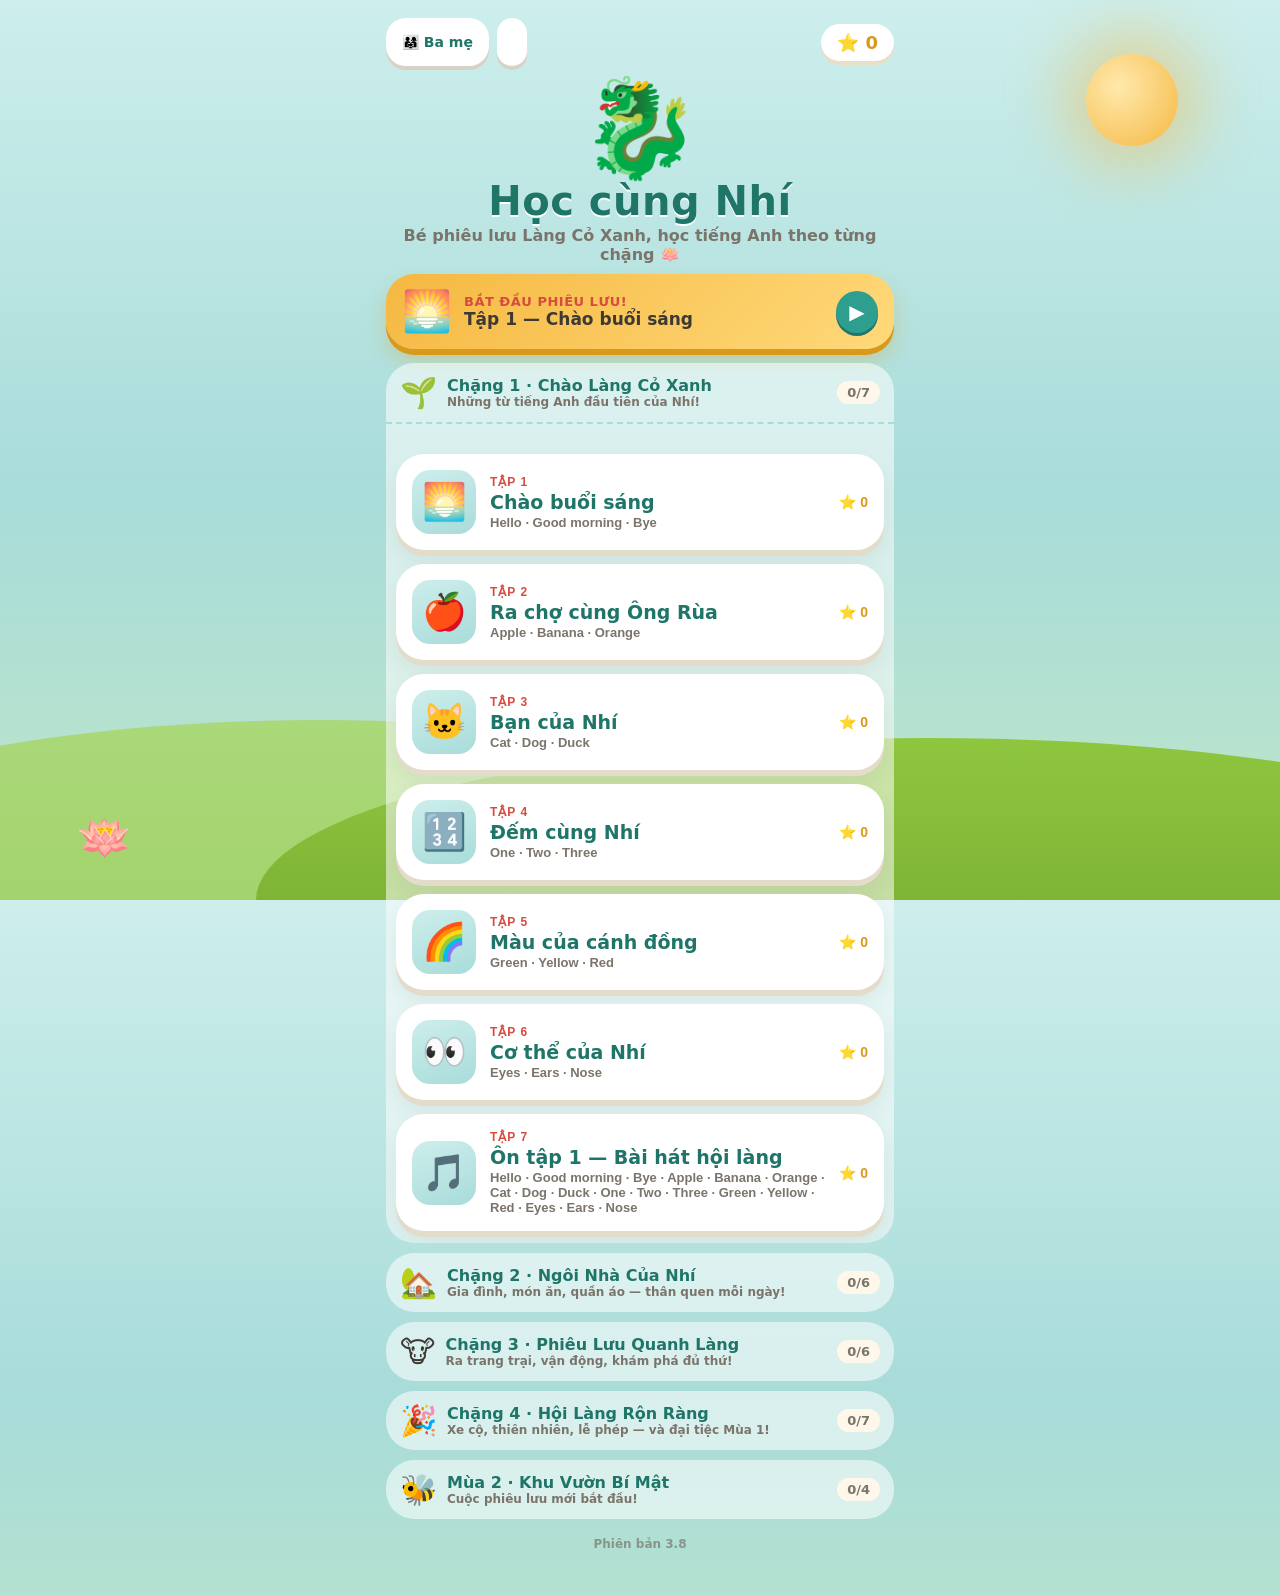
<file: index.html>
<!DOCTYPE html>
<html lang="vi">
<head>
<meta charset="UTF-8">
<!-- CSP phòng thủ chiều sâu: chặn script ngoài + giới hạn nơi được gửi dữ liệu (chống exfil).
     Cho phép: self · Google Fonts (CSS+font) · GoatCounter beacon (analytics.js) · data: (favicon SVG).
     'unsafe-inline' script cần cho khối đăng ký SW inline ở cuối trang; app không có JS ngoài nào.
     Lưu ý: frame-ancestors phải đặt qua HTTP header (GitHub Pages không set được) nên bỏ ở meta. -->
<meta http-equiv="Content-Security-Policy" content="default-src 'self'; script-src 'self' 'unsafe-inline'; style-src 'self' 'unsafe-inline' https://fonts.googleapis.com; font-src 'self' https://fonts.gstatic.com; img-src 'self' data: https://longnhi.goatcounter.com; connect-src 'self' https://longnhi.goatcounter.com; frame-src https://www.youtube-nocookie.com https://www.youtube.com; manifest-src 'self'; worker-src 'self'; base-uri 'self'; form-action 'self'; object-src 'none'">
<meta name="viewport" content="width=device-width, initial-scale=1.0, user-scalable=no, viewport-fit=cover">
<title>Học cùng Nhí 🐉 — Bé học tiếng Anh với Long Nhí</title>
<meta name="description" content="Bé 3–7 tuổi ôn từ vựng và phonics tiếng Anh cùng rồng con Long Nhí — flashcard, trò chơi nghe-chọn, quiz theo từng tập phim.">
<meta name="theme-color" content="#A8DCD9">
<link rel="manifest" href="manifest.json">
<link rel="apple-touch-icon" href="icons/apple-touch-icon.png">
<meta name="apple-mobile-web-app-capable" content="yes">
<meta name="apple-mobile-web-app-status-bar-style" content="default">
<meta name="apple-mobile-web-app-title" content="Học cùng Nhí">
<meta property="og:title" content="Học cùng Nhí — Bé học tiếng Anh với Long Nhí 🐉">
<meta property="og:description" content="Miễn phí: bé 3–7 tuổi ôn từ vựng & phonics tiếng Anh theo từng tập phim Long Nhí.">
<meta property="og:type" content="website">
<link rel="preconnect" href="https://fonts.googleapis.com">
<link rel="preconnect" href="https://fonts.gstatic.com" crossorigin>
<link href="https://fonts.googleapis.com/css2?family=Baloo+2:wght@500;600;700;800&family=Quicksand:wght@500;600;700&display=swap" rel="stylesheet">
<link rel="stylesheet" href="styles.css">
<link rel="icon" href="data:image/svg+xml,<svg xmlns='http://www.w3.org/2000/svg' viewBox='0 0 100 100'><text y='.9em' font-size='90'>🐉</text></svg>">
</head>
<body>
  <!-- nền làng Cỏ Xanh: trời mint + đồi lúa + mặt trời -->
  <div class="scenery" aria-hidden="true">
    <div class="sun"></div>
    <div class="cloud cloud-1">☁️</div>
    <div class="cloud cloud-2">☁️</div>
    <div class="hill hill-back"></div>
    <div class="hill hill-front"></div>
    <div class="lotus">🪷</div>
  </div>

  <main id="app" aria-live="polite"><!-- màn hình render bởi app.js --></main>

  <div id="confetti-layer" aria-hidden="true"></div>

  <!-- Nút "cài app": chỉ hiện khi trình duyệt cho phép cài (beforeinstallprompt) -->
  <button id="install-fab" class="install-fab" hidden>📲 Cài Long Nhí vào máy</button>

  <script src="videos.js"></script>
  <script src="data.js"></script>
  <script src="license.js"></script>
  <script src="progress.js"></script>
  <script src="analytics.js"></script>
  <script src="app.js"></script>

  <script>
    // Đăng ký service worker — CẬP NHẬT TỰ ĐỘNG, ÊM (không toast, không kẹt).
    // Cơ chế: SW mới skipWaiting() (trong sw.js) → chiếm quyền ngay → controllerchange
    // → trang tự reload đúng 1 lần để dùng bản mới. Không còn "waiting" nên hết lặp báo mới.
    if ("serviceWorker" in navigator) {
      // Chỉ reload khi ĐÃ có controller từ trước (đây là UPDATE, không phải cài lần đầu).
      var hadController = !!navigator.serviceWorker.controller;
      var reloaded = false;
      navigator.serviceWorker.addEventListener("controllerchange", function () {
        if (reloaded || !hadController) return;
        reloaded = true;
        window.location.reload();
      });
      window.addEventListener("load", function () {
        navigator.serviceWorker.register("sw.js").catch(function () {});
      });
    }
  </script>
</body>
</html>
</file>
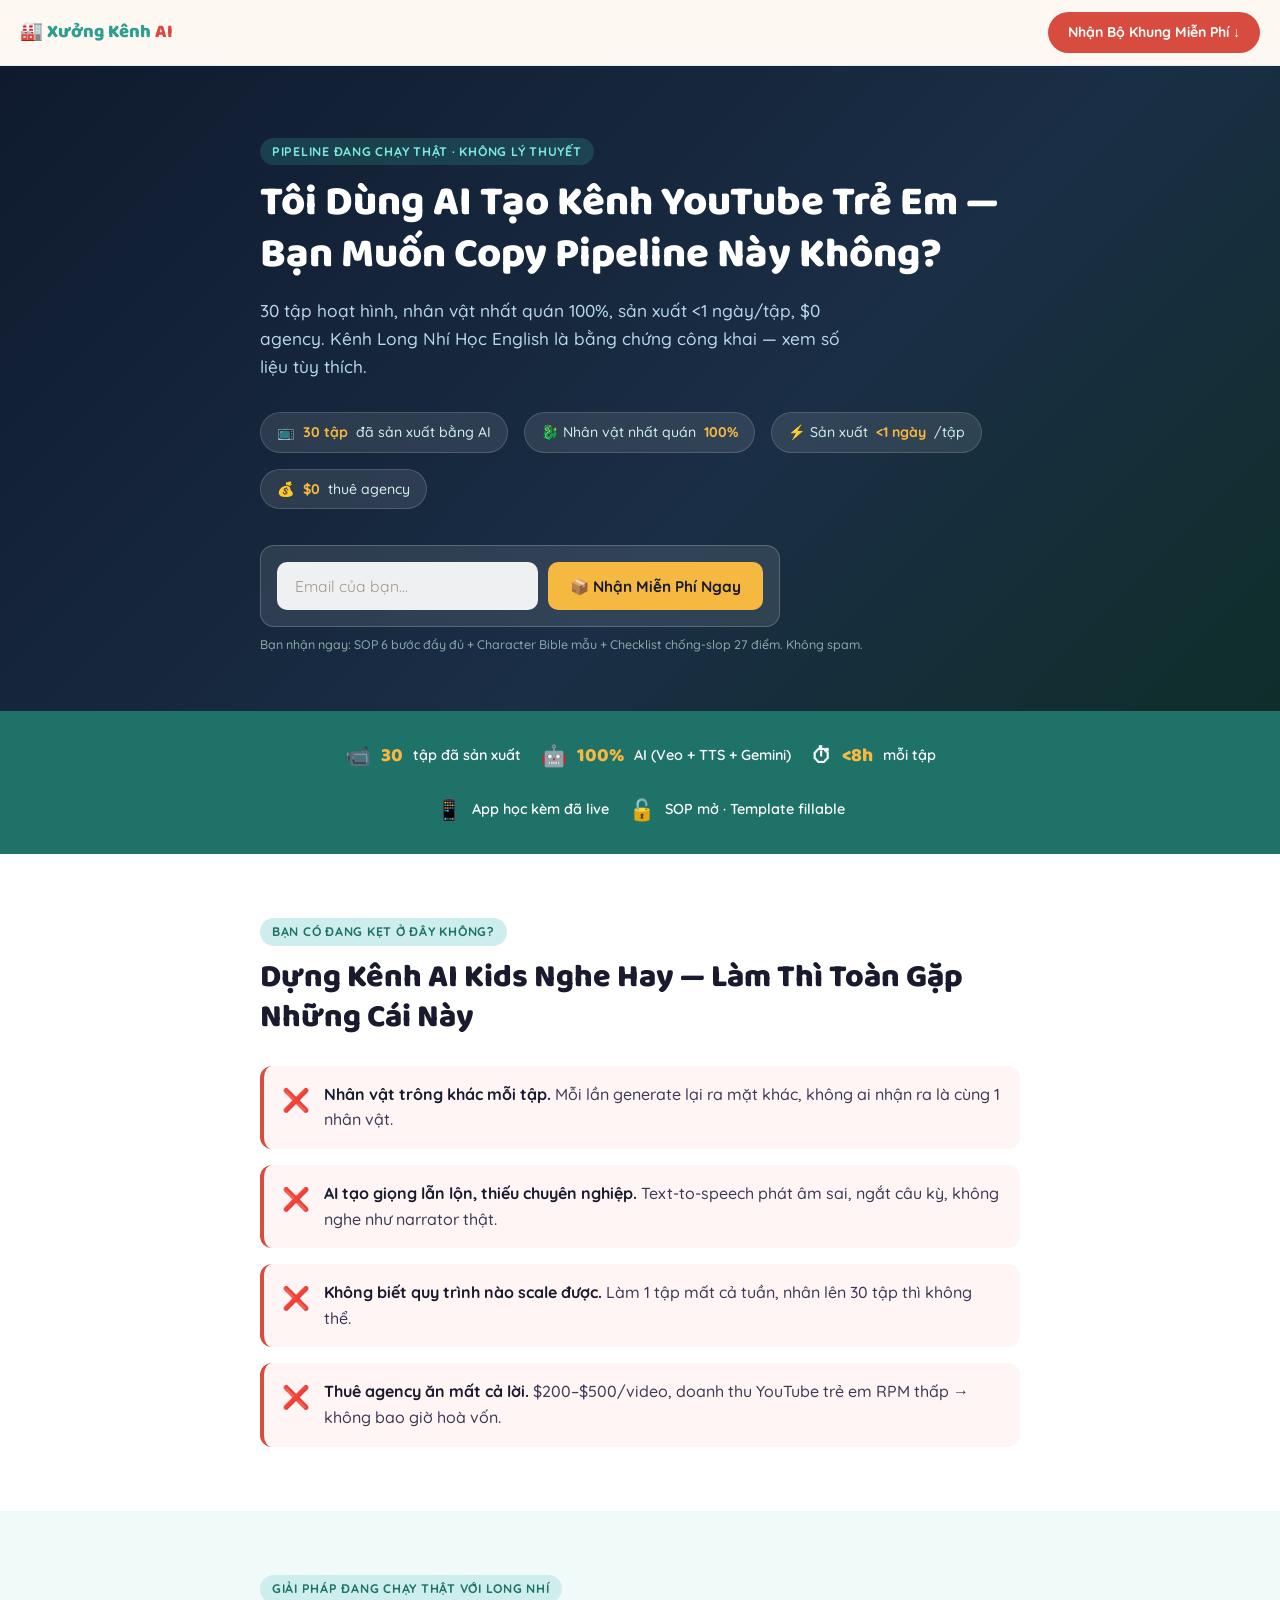
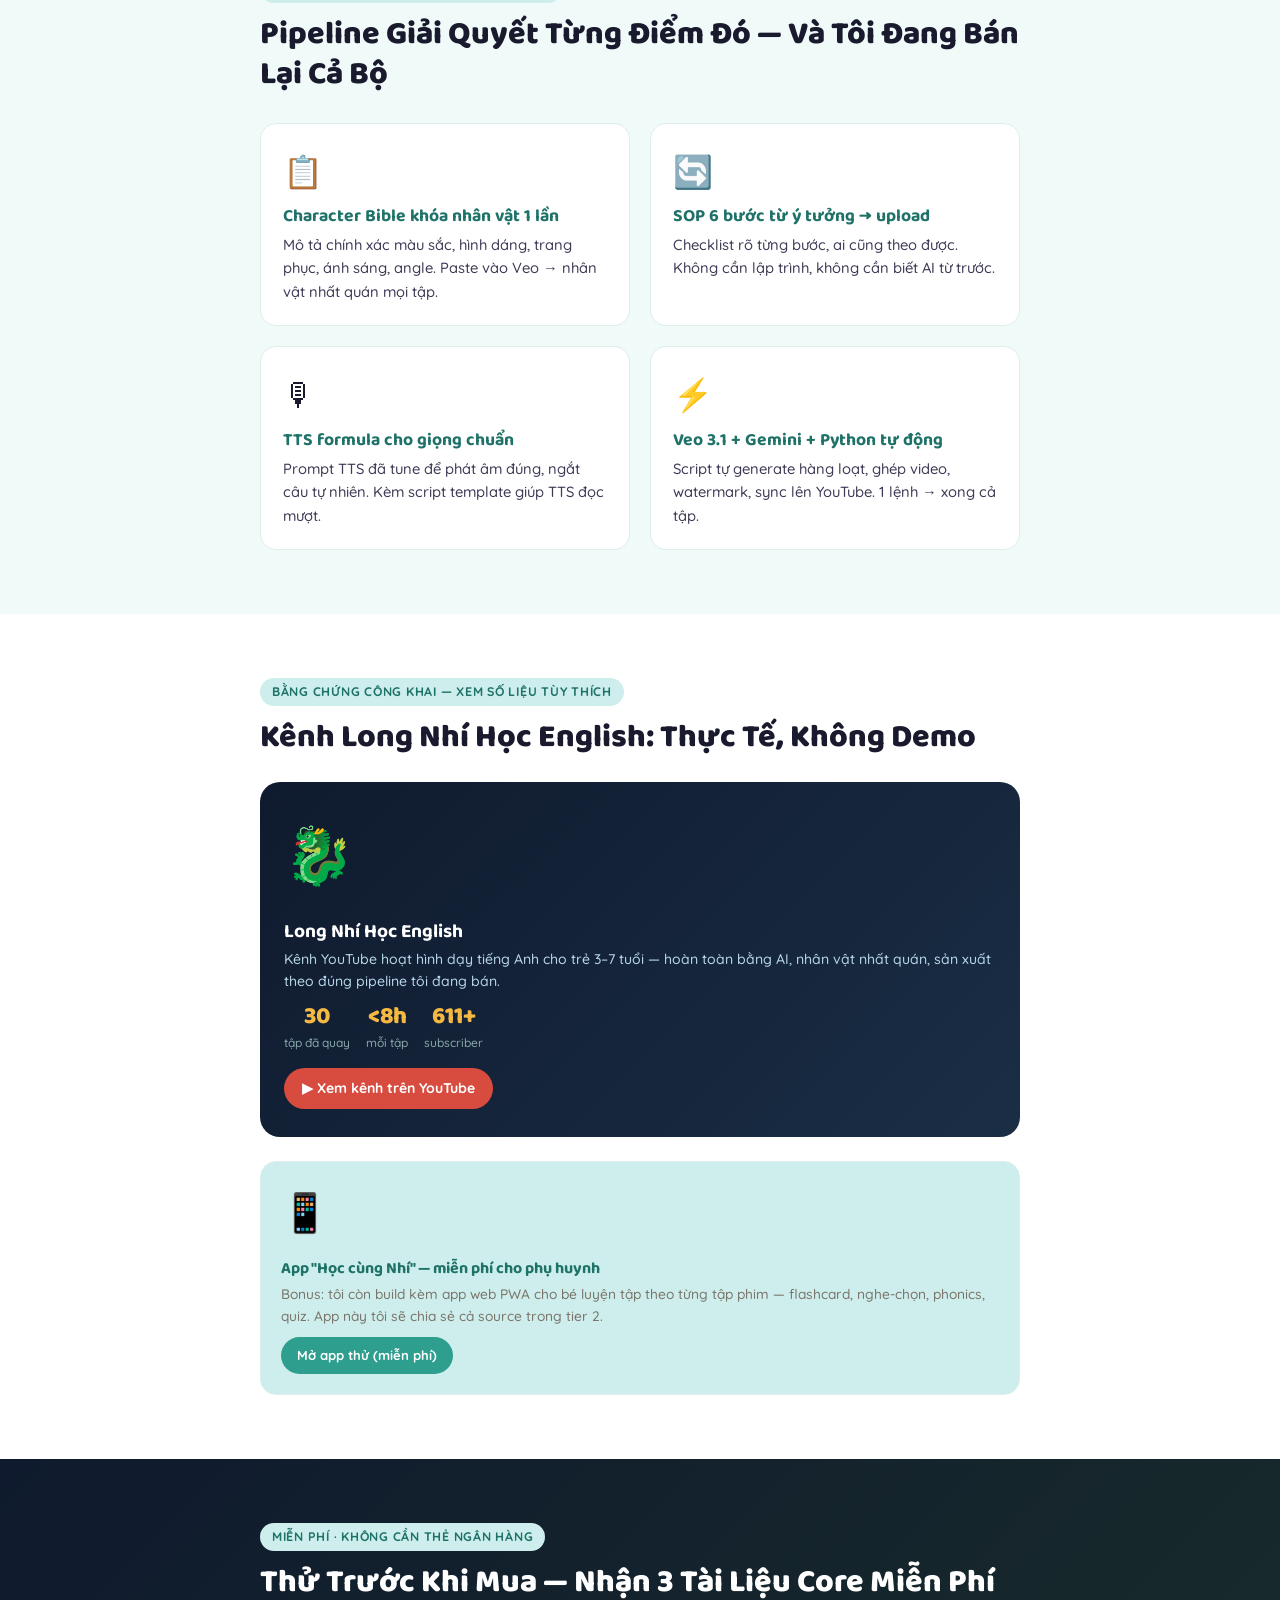
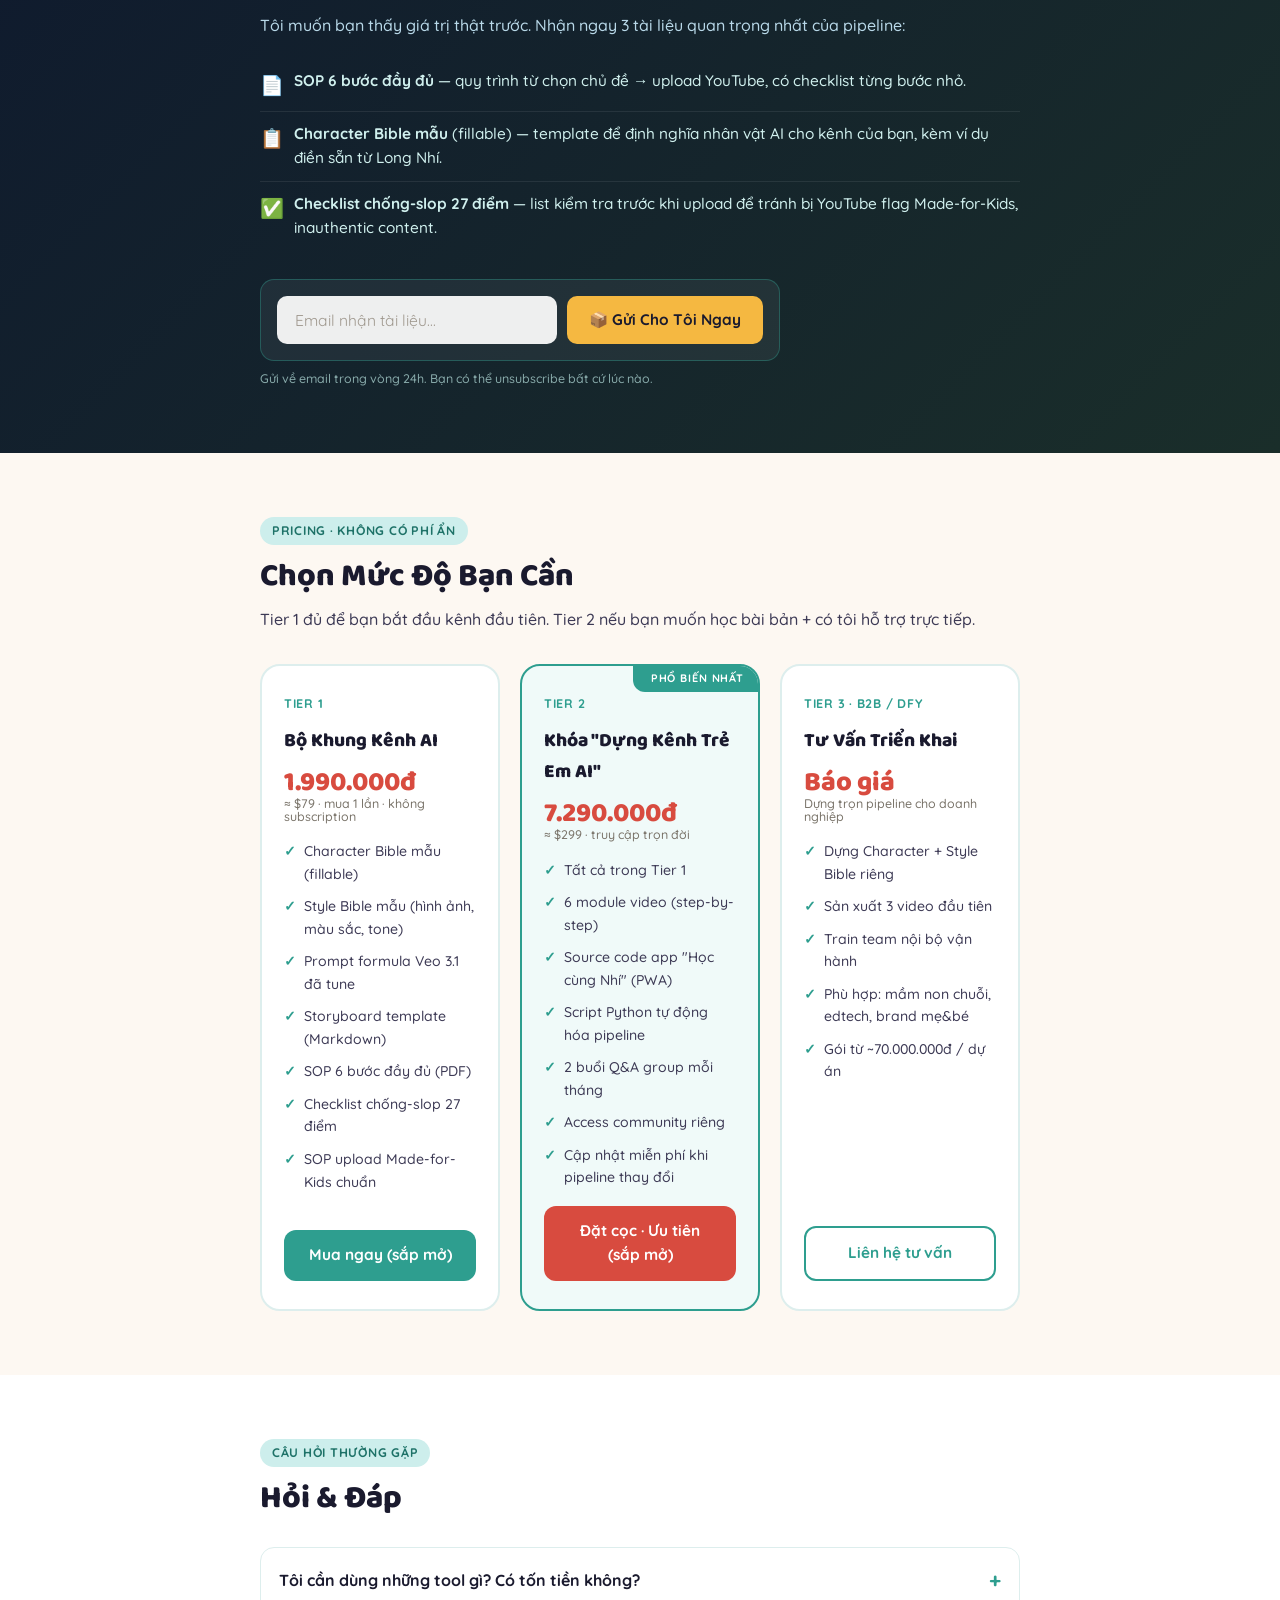
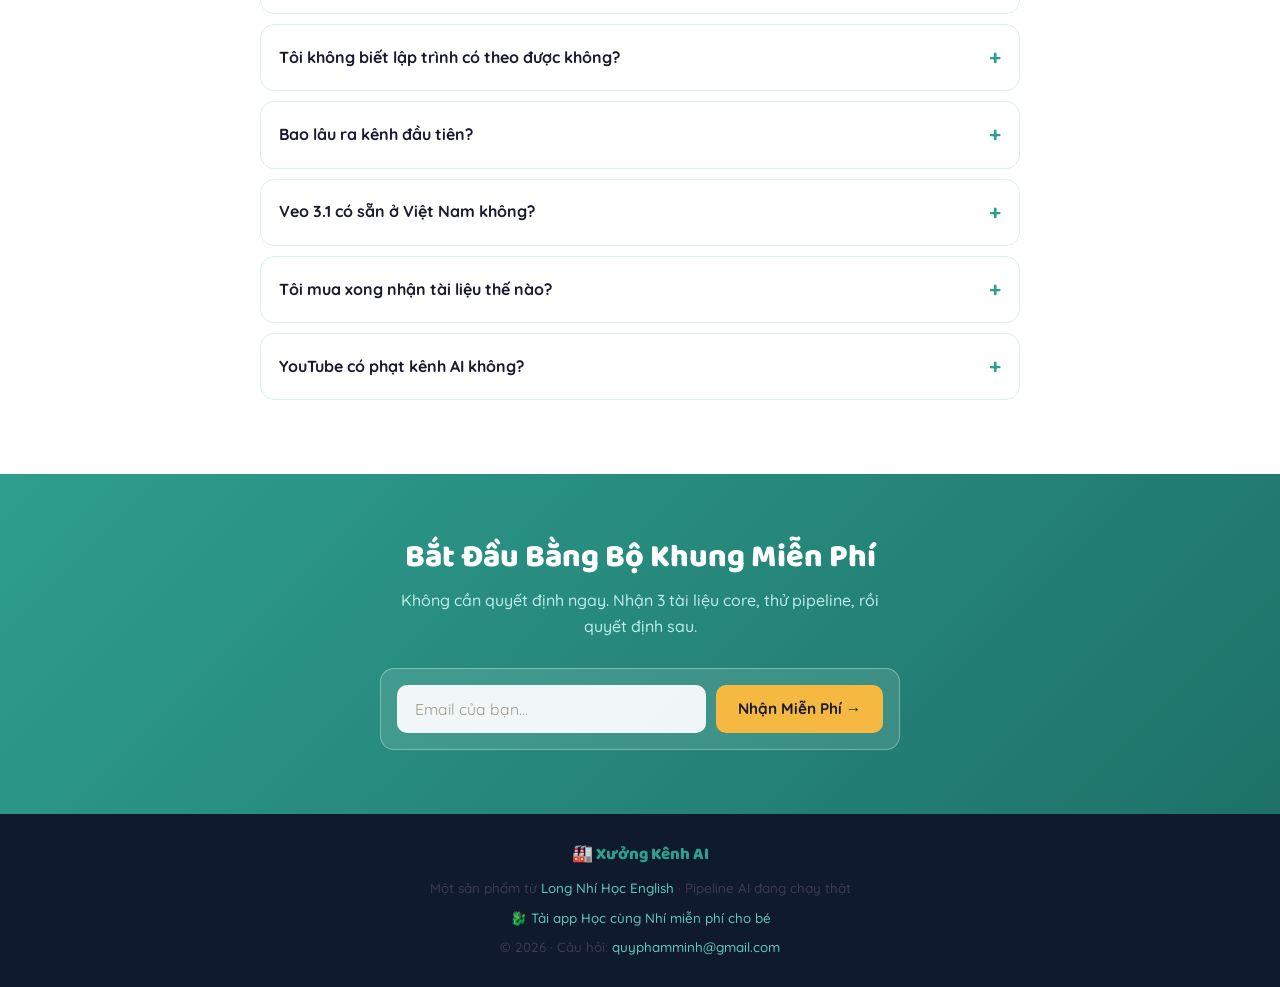
<file: landing/index.html>
<!DOCTYPE html>
<html lang="vi">
<head>
<meta charset="UTF-8">
<meta name="viewport" content="width=device-width, initial-scale=1.0">
<title>Xưởng Kênh AI — Pipeline Dựng Kênh YouTube Trẻ Em Bằng AI</title>
<meta name="description" content="Tôi dùng AI tạo 30 tập hoạt hình nhân vật nhất quán, không thuê agency. Bán lại cả pipeline — template + SOP + prompt formula đang chạy thật.">
<meta property="og:title" content="Xưởng Kênh AI — Pipeline Kênh YouTube Trẻ Em Bằng AI">
<meta property="og:description" content="Pipeline đang chạy thật. Kênh Long Nhí Học English là bằng chứng — xem số liệu tùy thích.">
<meta property="og:type" content="website">
<link rel="icon" href="data:image/svg+xml,<svg xmlns='http://www.w3.org/2000/svg' viewBox='0 0 100 100'><text y='.9em' font-size='90'>🏭</text></svg>">
<link rel="preconnect" href="https://fonts.googleapis.com">
<link rel="preconnect" href="https://fonts.gstatic.com" crossorigin>
<link href="https://fonts.googleapis.com/css2?family=Baloo+2:wght@500;600;700;800&family=Quicksand:wght@500;600;700&display=swap" rel="stylesheet">
<style>
*, *::before, *::after { box-sizing: border-box; margin: 0; padding: 0; }

:root {
  --teal:      #2E9E8F;
  --teal-dark: #1e7268;
  --teal-lt:   #cdeeec;
  --red:       #D84B3F;
  --red-dark:  #b33b31;
  --gold:      #F5B841;
  --ink:       #1a1a2e;
  --ink-lt:    #3d3a55;
  --gray:      #7a746a;
  --cream:     #fdf8f2;
  --white:     #ffffff;
  --card-bg:   #f0faf9;
  --border:    #ddeeed;
}

body {
  font-family: 'Quicksand', 'Segoe UI', sans-serif;
  font-weight: 500;
  background: var(--cream);
  color: var(--ink);
  line-height: 1.6;
}

/* ─── NAV ─── */
.nav {
  position: sticky; top: 0; z-index: 100;
  background: rgba(253,248,242,.96);
  backdrop-filter: blur(8px);
  border-bottom: 1px solid var(--border);
  display: flex; align-items: center; justify-content: space-between;
  padding: 12px 20px;
  gap: 12px;
}
.nav-brand { font-family: 'Baloo 2', sans-serif; font-size: 1.15rem; font-weight: 800; color: var(--teal); white-space: nowrap; }
.nav-brand span { color: var(--red); }
.nav-cta {
  background: var(--red); color: var(--white);
  border: none; border-radius: 24px;
  padding: 9px 20px; font-size: 0.88rem; font-weight: 700;
  cursor: pointer; white-space: nowrap;
  font-family: 'Quicksand', sans-serif;
  text-decoration: none; display: inline-block;
  transition: background .15s;
}
.nav-cta:hover { background: var(--red-dark); }

/* ─── SECTIONS ─── */
section { padding: 64px 20px; max-width: 800px; margin: 0 auto; }
section.full { max-width: 100%; padding: 0; }
.section-wrap { max-width: 800px; margin: 0 auto; padding: 64px 20px; }

.label-tag {
  display: inline-block; background: var(--teal-lt); color: var(--teal-dark);
  font-size: 0.78rem; font-weight: 700; letter-spacing: .06em; text-transform: uppercase;
  padding: 4px 12px; border-radius: 20px; margin-bottom: 12px;
}

h1, h2, h3 { font-family: 'Baloo 2', sans-serif; line-height: 1.25; }
h1 { font-size: clamp(1.7rem, 5vw, 2.6rem); font-weight: 800; }
h2 { font-size: clamp(1.4rem, 4vw, 2rem); font-weight: 800; }
h3 { font-size: 1.1rem; font-weight: 700; }
p  { margin-top: 10px; color: var(--ink-lt); }

/* ─── HERO ─── */
.hero { background: linear-gradient(135deg, #0f1a2e 0%, #1a2e45 60%, #0f2e2a 100%); color: var(--white); }
.hero .section-wrap { padding: 72px 20px 56px; }
.hero .label-tag { background: rgba(46,158,143,.25); color: #7ee8e0; }
.hero h1 { color: var(--white); margin-bottom: 16px; }
.hero .hero-sub { font-size: 1.08rem; color: #b8d8e8; margin-bottom: 32px; max-width: 600px; }

.hero-proof-bar {
  display: flex; flex-wrap: wrap; gap: 16px; margin-bottom: 36px;
}
.hero-badge {
  display: flex; align-items: center; gap: 8px;
  background: rgba(255,255,255,.1); border-radius: 24px;
  padding: 8px 16px; font-size: 0.88rem; color: #d0f0ee;
  border: 1px solid rgba(255,255,255,.15);
}
.hero-badge strong { color: var(--gold); }

/* Email form (dùng nhiều nơi) */
.email-form {
  display: flex; gap: 10px; flex-wrap: wrap;
  background: rgba(255,255,255,.1); border-radius: 14px;
  padding: 16px; border: 1px solid rgba(255,255,255,.2);
  max-width: 520px;
}
.email-form input[type="email"] {
  flex: 1 1 200px; min-width: 0;
  background: rgba(255,255,255,.92); border: 2px solid transparent;
  border-radius: 10px; padding: 12px 16px;
  font-size: 0.98rem; font-family: 'Quicksand', sans-serif;
  color: var(--ink); outline: none;
  transition: border-color .15s;
}
.email-form input[type="email"]:focus { border-color: var(--teal); }
.email-form input[type="email"]::placeholder { color: #a0998f; }
.btn-submit {
  background: var(--gold); color: var(--ink); border: none;
  border-radius: 10px; padding: 12px 22px;
  font-size: 0.96rem; font-weight: 700; cursor: pointer;
  font-family: 'Quicksand', sans-serif; white-space: nowrap;
  transition: opacity .15s;
}
.btn-submit:hover { opacity: .88; }
.form-note { font-size: 0.78rem; color: #88aaaa; margin-top: 8px; }

/* Thank you state */
.form-thanks {
  display: none; background: rgba(255,255,255,.1); border-radius: 14px;
  padding: 20px; text-align: center; border: 1px solid rgba(46,158,143,.4);
  max-width: 520px;
}
.form-thanks h3 { color: #7ee8e0; font-size: 1.2rem; }
.form-thanks p  { color: #b8d8e8; font-size: 0.9rem; }

/* ─── PROOF BAR ─── */
.proof-strip { background: var(--teal-dark); color: var(--white); }
.proof-strip .section-wrap {
  padding: 28px 20px;
  display: flex; flex-wrap: wrap; gap: 20px; justify-content: center;
}
.proof-item {
  display: flex; align-items: center; gap: 10px;
  font-size: 0.9rem; font-weight: 600;
}
.proof-item .pi-icon { font-size: 1.3rem; }
.proof-item .pi-val { font-family: 'Baloo 2', sans-serif; font-size: 1.2rem; font-weight: 800; color: var(--gold); }

/* ─── PAIN ─── */
.pain { background: var(--white); }
.pain-grid { display: grid; gap: 16px; margin-top: 28px; }
.pain-item {
  display: flex; align-items: flex-start; gap: 14px;
  background: #fff5f4; border-left: 4px solid var(--red);
  border-radius: 12px; padding: 16px 18px;
}
.pain-item .pi-x { font-size: 1.4rem; flex-shrink: 0; margin-top: 1px; }
.pain-item p { color: var(--ink-lt); margin: 0; }
.pain-item strong { color: var(--ink); }

/* ─── SOLUTION ─── */
.solution { background: var(--card-bg); }
.sol-grid { display: grid; gap: 20px; margin-top: 28px; }
@media (min-width: 600px) { .sol-grid { grid-template-columns: 1fr 1fr; } }
.sol-card {
  background: var(--white); border-radius: 16px; padding: 22px;
  border: 1px solid var(--border);
}
.sol-card .sol-icon { font-size: 2rem; margin-bottom: 8px; }
.sol-card h3 { color: var(--teal-dark); margin-bottom: 6px; }
.sol-card p  { font-size: 0.92rem; margin-top: 0; }

/* ─── KÊNH PROOF ─── */
.channel-proof { background: var(--white); }
.channel-box {
  background: linear-gradient(135deg, #0f1a2e, #1a2e45);
  border-radius: 20px; padding: 28px 24px;
  display: flex; gap: 20px; align-items: center; flex-wrap: wrap;
  margin-top: 24px; margin-bottom: 24px;
}
.channel-box .ch-icon { font-size: 3.5rem; flex-shrink: 0; }
.channel-box .ch-info h3 { color: var(--white); font-size: 1.2rem; }
.channel-box .ch-info p  { color: #b8d8e8; font-size: 0.88rem; margin-top: 4px; }
.ch-stats { display: flex; gap: 16px; flex-wrap: wrap; margin-top: 12px; }
.ch-stat { text-align: center; }
.ch-stat .cs-num { font-family: 'Baloo 2', sans-serif; font-size: 1.5rem; font-weight: 800; color: var(--gold); display: block; line-height: 1; }
.ch-stat .cs-lbl { font-size: 0.75rem; color: #88aaaa; }
.ch-link {
  display: inline-flex; align-items: center; gap: 6px;
  background: var(--red); color: var(--white);
  padding: 9px 18px; border-radius: 24px;
  font-size: 0.88rem; font-weight: 700; text-decoration: none;
  margin-top: 14px; transition: background .15s;
}
.ch-link:hover { background: var(--red-dark); }

.app-box {
  display: flex; gap: 16px; align-items: center; flex-wrap: wrap;
  background: var(--teal-lt); border-radius: 16px; padding: 20px;
  border: 1px solid var(--border);
}
.app-box .ab-icon { font-size: 2.4rem; flex-shrink: 0; }
.app-box h3 { font-size: 1rem; color: var(--teal-dark); }
.app-box p  { font-size: 0.86rem; margin: 4px 0 0; color: var(--gray); }
.app-link {
  display: inline-block; background: var(--teal); color: var(--white);
  padding: 8px 16px; border-radius: 20px;
  font-size: 0.82rem; font-weight: 700; text-decoration: none;
  margin-top: 10px; transition: background .15s;
}
.app-link:hover { background: var(--teal-dark); }

/* ─── LEAD MAGNET ─── */
.lead-mag { background: linear-gradient(135deg, #0f1a2e 0%, #1a2e2a 100%); color: var(--white); }
.lead-mag h2 { color: var(--white); }
.lead-mag p  { color: #b8d8e8; }
.gift-list { list-style: none; margin: 20px 0 28px; }
.gift-list li {
  display: flex; align-items: flex-start; gap: 10px;
  padding: 10px 0; border-bottom: 1px solid rgba(255,255,255,.08);
  font-size: 0.96rem; color: #d0f0ee;
}
.gift-list li:last-child { border-bottom: none; }
.gift-list .g-icon { font-size: 1.2rem; flex-shrink: 0; margin-top: 1px; }

/* Email form variant (light bg version) */
.email-form.light {
  background: rgba(255,255,255,.06); border-color: rgba(46,158,143,.4);
}

/* ─── PRICING ─── */
.pricing { background: var(--cream); }
.price-grid { display: grid; gap: 20px; margin-top: 32px; }
@media (min-width: 640px) { .price-grid { grid-template-columns: repeat(auto-fit, minmax(220px, 1fr)); } }
.price-card {
  border-radius: 20px; padding: 28px 22px;
  border: 2px solid var(--border); background: var(--white);
  display: flex; flex-direction: column; gap: 12px;
  position: relative; overflow: hidden;
}
.price-card.featured {
  border-color: var(--teal); background: var(--card-bg);
}
.price-card.featured::before {
  content: "PHỔ BIẾN NHẤT";
  position: absolute; top: 0; right: 0;
  background: var(--teal); color: var(--white);
  font-size: 0.68rem; font-weight: 800; letter-spacing: .08em;
  padding: 4px 14px 4px 18px;
  border-bottom-left-radius: 12px;
}
.price-tier { font-size: 0.78rem; font-weight: 700; text-transform: uppercase; letter-spacing: .06em; color: var(--teal); }
.price-name { font-family: 'Baloo 2', sans-serif; font-size: 1.2rem; font-weight: 800; color: var(--ink); }
.price-amount { font-family: 'Baloo 2', sans-serif; font-size: 1.7rem; font-weight: 800; color: var(--red); line-height: 1; }
.price-amount .pa-note { font-size: 0.78rem; color: var(--gray); font-weight: 500; font-family: 'Quicksand', sans-serif; display: block; margin-top: 2px; }
.price-items { list-style: none; font-size: 0.88rem; color: var(--ink-lt); }
.price-items li { padding: 5px 0; display: flex; gap: 8px; align-items: flex-start; }
.price-items li::before { content: "✓"; color: var(--teal); font-weight: 800; flex-shrink: 0; }
.price-cta {
  display: block; text-align: center;
  background: var(--teal); color: var(--white);
  border: none; border-radius: 12px;
  padding: 13px 20px; font-size: 0.96rem; font-weight: 700;
  cursor: pointer; font-family: 'Quicksand', sans-serif;
  text-decoration: none; margin-top: auto;
  transition: background .15s;
}
.price-cta:hover { background: var(--teal-dark); }
.price-cta.red { background: var(--red); }
.price-cta.red:hover { background: var(--red-dark); }
.price-cta.outline {
  background: transparent; color: var(--teal);
  border: 2px solid var(--teal);
}
.price-cta.outline:hover { background: var(--teal-lt); }

/* ─── FAQ ─── */
.faq { background: var(--white); }
.faq-list { margin-top: 28px; }
details {
  border: 1px solid var(--border); border-radius: 14px;
  margin-bottom: 10px; overflow: hidden;
}
details[open] { border-color: var(--teal); }
summary {
  padding: 16px 18px; font-weight: 700; cursor: pointer;
  list-style: none; display: flex; justify-content: space-between; align-items: center;
  gap: 12px;
}
summary::-webkit-details-marker { display: none; }
summary::after { content: "+"; font-size: 1.3rem; color: var(--teal); flex-shrink: 0; }
details[open] summary::after { content: "−"; }
.faq-body { padding: 0 18px 16px; color: var(--ink-lt); font-size: 0.94rem; }
.faq-body p { margin-top: 0; }

/* ─── CTA BOTTOM ─── */
.cta-bottom { background: linear-gradient(135deg, #2E9E8F, #1e7268); color: var(--white); text-align: center; }
.cta-bottom h2 { color: var(--white); margin-bottom: 10px; }
.cta-bottom .cb-sub { color: #c0eeea; max-width: 480px; margin: 0 auto 28px; }
.cta-bottom .email-form { margin: 0 auto; background: rgba(255,255,255,.12); border-color: rgba(255,255,255,.3); }

/* ─── FOOTER ─── */
footer {
  background: #0f1a2e; color: #7a8899;
  text-align: center; padding: 28px 20px;
  font-size: 0.84rem;
}
footer a { color: #5ec8c0; text-decoration: none; }
footer a:hover { text-decoration: underline; }
footer .ft-brand { font-family: 'Baloo 2', sans-serif; font-size: 1.05rem; font-weight: 800; color: var(--teal); margin-bottom: 6px; }

/* ─── DIVIDER ─── */
.divider { height: 1px; background: var(--border); margin: 0; }

/* ─── RESPONSIVE ─── */
@media (max-width: 480px) {
  .hero .section-wrap { padding: 52px 18px 40px; }
  .proof-strip .section-wrap { gap: 14px; }
  .nav { padding: 10px 14px; }
  .nav-brand { font-size: 1rem; }
}
</style>
</head>
<body>

<!-- NAV -->
<nav class="nav">
  <span class="nav-brand">🏭 Xưởng Kênh <span>AI</span></span>
  <a href="#lead" class="nav-cta">Nhận Bộ Khung Miễn Phí ↓</a>
</nav>

<!-- HERO -->
<div class="hero full">
  <div class="section-wrap">
    <span class="label-tag">Pipeline đang chạy thật · Không lý thuyết</span>
    <h1>Tôi Dùng AI Tạo Kênh YouTube Trẻ Em —<br>Bạn Muốn Copy Pipeline Này Không?</h1>
    <p class="hero-sub">30 tập hoạt hình, nhân vật nhất quán 100%, sản xuất &lt;1 ngày/tập, $0 agency. Kênh Long Nhí Học English là bằng chứng công khai — xem số liệu tùy thích.</p>

    <div class="hero-proof-bar">
      <div class="hero-badge">📺 <strong>30 tập</strong> đã sản xuất bằng AI</div>
      <div class="hero-badge">🐉 Nhân vật nhất quán <strong>100%</strong></div>
      <div class="hero-badge">⚡ Sản xuất <strong>&lt;1 ngày</strong>/tập</div>
      <div class="hero-badge">💰 <strong>$0</strong> thuê agency</div>
    </div>

    <div id="hero-form-wrap">
      <form class="email-form" id="hero-form" onsubmit="handleSubmit(event,'hero')">
        <input type="email" name="email" placeholder="Email của bạn..." required autocomplete="email">
        <button type="submit" class="btn-submit">📦 Nhận Miễn Phí Ngay</button>
      </form>
      <p class="form-note">Bạn nhận ngay: SOP 6 bước đầy đủ + Character Bible mẫu + Checklist chống-slop 27 điểm. Không spam.</p>
    </div>
    <div class="form-thanks" id="hero-thanks">
      <h3>🎉 Xin chào! Đã ghi nhận email của bạn.</h3>
      <p>Tôi sẽ gửi bộ tài liệu trong vòng 24 giờ. Trong thời gian chờ, xem thử kênh Long Nhí và app miễn phí bên dưới nhé!</p>
    </div>
  </div>
</div>

<!-- PROOF STRIP -->
<div class="proof-strip full">
  <div class="section-wrap">
    <div class="proof-item"><span class="pi-icon">📹</span><span class="pi-val">30</span> tập đã sản xuất</div>
    <div class="proof-item"><span class="pi-icon">🤖</span><span class="pi-val">100%</span> AI (Veo + TTS + Gemini)</div>
    <div class="proof-item"><span class="pi-icon">⏱</span><span class="pi-val">&lt;8h</span> mỗi tập</div>
    <div class="proof-item"><span class="pi-icon">📱</span> App học kèm đã live</div>
    <div class="proof-item"><span class="pi-icon">🔓</span> SOP mở · Template fillable</div>
  </div>
</div>

<!-- PAIN -->
<div class="pain full">
  <section>
    <span class="label-tag">Bạn có đang kẹt ở đây không?</span>
    <h2>Dựng Kênh AI Kids Nghe Hay — Làm Thì Toàn Gặp Những Cái Này</h2>
    <div class="pain-grid">
      <div class="pain-item">
        <span class="pi-x">❌</span>
        <div><p><strong>Nhân vật trông khác mỗi tập.</strong> Mỗi lần generate lại ra mặt khác, không ai nhận ra là cùng 1 nhân vật.</p></div>
      </div>
      <div class="pain-item">
        <span class="pi-x">❌</span>
        <div><p><strong>AI tạo giọng lẫn lộn, thiếu chuyên nghiệp.</strong> Text-to-speech phát âm sai, ngắt câu kỳ, không nghe như narrator thật.</p></div>
      </div>
      <div class="pain-item">
        <span class="pi-x">❌</span>
        <div><p><strong>Không biết quy trình nào scale được.</strong> Làm 1 tập mất cả tuần, nhân lên 30 tập thì không thể.</p></div>
      </div>
      <div class="pain-item">
        <span class="pi-x">❌</span>
        <div><p><strong>Thuê agency ăn mất cả lời.</strong> $200–$500/video, doanh thu YouTube trẻ em RPM thấp → không bao giờ hoà vốn.</p></div>
      </div>
    </div>
  </section>
</div>

<!-- SOLUTION -->
<div class="solution full">
  <section>
    <span class="label-tag">Giải pháp đang chạy thật với Long Nhí</span>
    <h2>Pipeline Giải Quyết Từng Điểm Đó — Và Tôi Đang Bán Lại Cả Bộ</h2>
    <div class="sol-grid">
      <div class="sol-card">
        <div class="sol-icon">📋</div>
        <h3>Character Bible khóa nhân vật 1 lần</h3>
        <p>Mô tả chính xác màu sắc, hình dáng, trang phục, ánh sáng, angle. Paste vào Veo → nhân vật nhất quán mọi tập.</p>
      </div>
      <div class="sol-card">
        <div class="sol-icon">🔄</div>
        <h3>SOP 6 bước từ ý tưởng → upload</h3>
        <p>Checklist rõ từng bước, ai cũng theo được. Không cần lập trình, không cần biết AI từ trước.</p>
      </div>
      <div class="sol-card">
        <div class="sol-icon">🎙</div>
        <h3>TTS formula cho giọng chuẩn</h3>
        <p>Prompt TTS đã tune để phát âm đúng, ngắt câu tự nhiên. Kèm script template giúp TTS đọc mượt.</p>
      </div>
      <div class="sol-card">
        <div class="sol-icon">⚡</div>
        <h3>Veo 3.1 + Gemini + Python tự động</h3>
        <p>Script tự generate hàng loạt, ghép video, watermark, sync lên YouTube. 1 lệnh → xong cả tập.</p>
      </div>
    </div>
  </section>
</div>

<!-- KÊNH PROOF -->
<div class="channel-proof full">
  <section>
    <span class="label-tag">Bằng chứng công khai — xem số liệu tùy thích</span>
    <h2>Kênh Long Nhí Học English: Thực Tế, Không Demo</h2>

    <div class="channel-box">
      <span class="ch-icon">🐉</span>
      <div class="ch-info">
        <h3>Long Nhí Học English</h3>
        <p>Kênh YouTube hoạt hình dạy tiếng Anh cho trẻ 3–7 tuổi — hoàn toàn bằng AI, nhân vật nhất quán, sản xuất theo đúng pipeline tôi đang bán.</p>
        <div class="ch-stats">
          <div class="ch-stat"><span class="cs-num">30</span><span class="cs-lbl">tập đã quay</span></div>
          <div class="ch-stat"><span class="cs-num">&lt;8h</span><span class="cs-lbl">mỗi tập</span></div>
          <div class="ch-stat"><span class="cs-num">611+</span><span class="cs-lbl">subscriber</span></div>
        </div>
        <a href="https://www.youtube.com/@LongNhiHocEnglish" target="_blank" rel="noopener" class="ch-link">▶ Xem kênh trên YouTube</a>
      </div>
    </div>

    <div class="app-box">
      <span class="ab-icon">📱</span>
      <div>
        <h3>App "Học cùng Nhí" — miễn phí cho phụ huynh</h3>
        <p>Bonus: tôi còn build kèm app web PWA cho bé luyện tập theo từng tập phim — flashcard, nghe-chọn, phonics, quiz. App này tôi sẽ chia sẻ cả source trong tier 2.</p>
        <a href="https://liminh.github.io/hoc-cung-nhi/" target="_blank" rel="noopener" class="app-link">Mở app thử (miễn phí)</a>
      </div>
    </div>
  </section>
</div>

<!-- LEAD MAGNET -->
<div class="lead-mag full" id="lead">
  <section>
    <span class="label-tag">Miễn phí · Không cần thẻ ngân hàng</span>
    <h2>Thử Trước Khi Mua — Nhận 3 Tài Liệu Core Miễn Phí</h2>
    <p>Tôi muốn bạn thấy giá trị thật trước. Nhận ngay 3 tài liệu quan trọng nhất của pipeline:</p>
    <ul class="gift-list">
      <li><span class="g-icon">📄</span><div><strong>SOP 6 bước đầy đủ</strong> — quy trình từ chọn chủ đề → upload YouTube, có checklist từng bước nhỏ.</div></li>
      <li><span class="g-icon">📋</span><div><strong>Character Bible mẫu</strong> (fillable) — template để định nghĩa nhân vật AI cho kênh của bạn, kèm ví dụ điền sẵn từ Long Nhí.</div></li>
      <li><span class="g-icon">✅</span><div><strong>Checklist chống-slop 27 điểm</strong> — list kiểm tra trước khi upload để tránh bị YouTube flag Made-for-Kids, inauthentic content.</div></li>
    </ul>

    <div id="lead-form-wrap">
      <form class="email-form light" id="lead-form" onsubmit="handleSubmit(event,'lead')">
        <input type="email" name="email" placeholder="Email nhận tài liệu..." required autocomplete="email">
        <button type="submit" class="btn-submit">📦 Gửi Cho Tôi Ngay</button>
      </form>
      <p class="form-note" style="color:#88aaaa;">Gửi về email trong vòng 24h. Bạn có thể unsubscribe bất cứ lúc nào.</p>
    </div>
    <div class="form-thanks" id="lead-thanks" style="display:none;">
      <h3>✅ Đã nhận! Tôi sẽ gửi tài liệu trong 24h.</h3>
      <p>Xem thử pricing bên dưới nếu bạn muốn cả pipeline đầy đủ.</p>
    </div>
  </section>
</div>

<!-- PRICING -->
<div class="pricing full">
  <section>
    <span class="label-tag">Pricing · Không có phí ẩn</span>
    <h2>Chọn Mức Độ Bạn Cần</h2>
    <p>Tier 1 đủ để bạn bắt đầu kênh đầu tiên. Tier 2 nếu bạn muốn học bài bản + có tôi hỗ trợ trực tiếp.</p>
    <div class="price-grid">

      <!-- Tier 1 -->
      <div class="price-card">
        <div class="price-tier">Tier 1</div>
        <div class="price-name">Bộ Khung Kênh AI</div>
        <div class="price-amount">
          1.990.000đ
          <span class="pa-note">≈ $79 · mua 1 lần · không subscription</span>
        </div>
        <ul class="price-items">
          <li>Character Bible mẫu (fillable)</li>
          <li>Style Bible mẫu (hình ảnh, màu sắc, tone)</li>
          <li>Prompt formula Veo 3.1 đã tune</li>
          <li>Storyboard template (Markdown)</li>
          <li>SOP 6 bước đầy đủ (PDF)</li>
          <li>Checklist chống-slop 27 điểm</li>
          <li>SOP upload Made-for-Kids chuẩn</li>
        </ul>
        <a href="#lead" class="price-cta" onclick="scrollToLead(event)">Mua ngay (sắp mở)</a>
      </div>

      <!-- Tier 2 FEATURED -->
      <div class="price-card featured">
        <div class="price-tier">Tier 2</div>
        <div class="price-name">Khóa "Dựng Kênh Trẻ Em AI"</div>
        <div class="price-amount">
          7.290.000đ
          <span class="pa-note">≈ $299 · truy cập trọn đời</span>
        </div>
        <ul class="price-items">
          <li>Tất cả trong Tier 1</li>
          <li>6 module video (step-by-step)</li>
          <li>Source code app "Học cùng Nhí" (PWA)</li>
          <li>Script Python tự động hóa pipeline</li>
          <li>2 buổi Q&A group mỗi tháng</li>
          <li>Access community riêng</li>
          <li>Cập nhật miễn phí khi pipeline thay đổi</li>
        </ul>
        <a href="#lead" class="price-cta red" onclick="scrollToLead(event)">Đặt cọc · Ưu tiên (sắp mở)</a>
      </div>

      <!-- Tier 3 -->
      <div class="price-card">
        <div class="price-tier">Tier 3 · B2B / DFY</div>
        <div class="price-name">Tư Vấn Triển Khai</div>
        <div class="price-amount">
          Báo giá
          <span class="pa-note">Dựng trọn pipeline cho doanh nghiệp</span>
        </div>
        <ul class="price-items">
          <li>Dựng Character + Style Bible riêng</li>
          <li>Sản xuất 3 video đầu tiên</li>
          <li>Train team nội bộ vận hành</li>
          <li>Phù hợp: mầm non chuỗi, edtech, brand mẹ&amp;bé</li>
          <li>Gói từ ~70.000.000đ / dự án</li>
        </ul>
        <a href="mailto:quyphamminh@gmail.com?subject=Tư vấn Xưởng Kênh AI" class="price-cta outline">Liên hệ tư vấn</a>
      </div>

    </div>
  </section>
</div>

<!-- FAQ -->
<div class="faq full">
  <section>
    <span class="label-tag">Câu hỏi thường gặp</span>
    <h2>Hỏi &amp; Đáp</h2>
    <div class="faq-list">
      <details>
        <summary>Tôi cần dùng những tool gì? Có tốn tiền không?</summary>
        <div class="faq-body"><p>Stack chính: Gemini AI (Google AI Studio — có free tier), Veo 3.1 (Google Labs, hiện invite), Python (miễn phí). Tổng chi phí thực tế: tôi tốn khoảng $20–$50/tháng cho API. Tier 2 có hướng dẫn tối ưu cost từng bước.</p></div>
      </details>
      <details>
        <summary>Tôi không biết lập trình có theo được không?</summary>
        <div class="faq-body"><p>Tier 1 (bộ template + SOP) không cần lập trình — bạn làm thủ công từng bước theo checklist. Tier 2 có script Python nhưng tôi hướng dẫn cài và chạy từng dòng, không cần hiểu code. Yêu cầu tối thiểu: biết dùng terminal cơ bản.</p></div>
      </details>
      <details>
        <summary>Bao lâu ra kênh đầu tiên?</summary>
        <div class="faq-body"><p>Với Tier 1: tuần đầu làm quen tool + tạo Character Bible → tuần 2–3 ra tập đầu tiên. Với Tier 2 + hỗ trợ trực tiếp: thường 10–14 ngày ra kênh live. Kết quả phụ thuộc vào thời gian bạn bỏ ra.</p></div>
      </details>
      <details>
        <summary>Veo 3.1 có sẵn ở Việt Nam không?</summary>
        <div class="faq-body"><p>Veo 3.1 hiện dùng qua Google AI Studio (waitlist) hoặc Google Labs. Tôi access qua AI Studio và sẽ hướng dẫn cách đăng ký trong tài liệu. Nếu chưa có Veo, pipeline vẫn chạy được với Veo 2 hoặc Kling (alternatives được đề cập trong SOP).</p></div>
      </details>
      <details>
        <summary>Tôi mua xong nhận tài liệu thế nào?</summary>
        <div class="faq-body"><p>Sau khi thanh toán bạn nhận email với link download trong vòng 24h. Tier 2 sẽ được thêm vào group riêng và nhận thông báo lịch Q&A.</p></div>
      </details>
      <details>
        <summary>YouTube có phạt kênh AI không?</summary>
        <div class="faq-body"><p>YouTube không phạt content AI nếu bạn: đánh dấu Made-for-Kids trung thực, nội dung gốc (không nhại IP), có persona creator có thể nhận diện. Checklist 27 điểm trong bộ khung bao gồm đầy đủ các quy tắc này. Long Nhí Học English là ví dụ kênh đang tuân thủ đúng.</p></div>
      </details>
    </div>
  </section>
</div>

<!-- CTA BOTTOM -->
<div class="cta-bottom full">
  <div class="section-wrap" style="text-align:center;">
    <h2>Bắt Đầu Bằng Bộ Khung Miễn Phí</h2>
    <p class="cb-sub">Không cần quyết định ngay. Nhận 3 tài liệu core, thử pipeline, rồi quyết định sau.</p>
    <div id="bottom-form-wrap">
      <form class="email-form" id="bottom-form" onsubmit="handleSubmit(event,'bottom')" style="margin:0 auto;">
        <input type="email" name="email" placeholder="Email của bạn..." required autocomplete="email">
        <button type="submit" class="btn-submit">Nhận Miễn Phí →</button>
      </form>
    </div>
    <div class="form-thanks" id="bottom-thanks" style="margin:0 auto;">
      <h3>✅ Xong! Kiểm tra email trong 24h nhé.</h3>
      <p>Cảm ơn bạn đã quan tâm đến Xưởng Kênh AI 🐉</p>
    </div>
  </div>
</div>

<!-- FOOTER -->
<footer>
  <div class="ft-brand">🏭 Xưởng Kênh AI</div>
  <p>Một sản phẩm từ <a href="https://www.youtube.com/@LongNhiHocEnglish" target="_blank" rel="noopener">Long Nhí Học English</a> · Pipeline AI đang chạy thật</p>
  <p style="margin-top:8px;"><a href="../">🐉 Tải app Học cùng Nhí miễn phí cho bé</a></p>
  <p style="margin-top:8px;">© 2026 · Câu hỏi: <a href="mailto:quyphamminh@gmail.com">quyphamminh@gmail.com</a></p>
</footer>

<script>
// ─── Form submit handler ───
// TODO: kết nối vào Formspree / GetResponse / Mailchimp bằng cách thêm fetch() vào đây.
// Hiện tại: show thank-you ngay để test UI. Không gửi email thật.
function handleSubmit(e, id) {
  e.preventDefault();
  var email = e.target.querySelector('input[type="email"]').value;
  fetch('https://formspree.io/f/xzdnzqpp', {
    method: 'POST', headers: {'Content-Type': 'application/json'},
    body: JSON.stringify({ email: email, source: id })
  });

  // Show thank you
  var wrap = document.getElementById(id + '-form-wrap') || document.getElementById(id + '-form').parentElement;
  if (wrap) wrap.style.display = 'none';
  var thanks = document.getElementById(id + '-thanks');
  if (thanks) thanks.style.display = 'block';

  console.log('[Xưởng Kênh AI] Email captured from form "' + id + '":', email);
}

function scrollToLead(e) {
  e.preventDefault();
  document.getElementById('lead').scrollIntoView({ behavior: 'smooth' });
}

// ─── Smooth scroll for anchor links ───
document.querySelectorAll('a[href^="#"]').forEach(function(a) {
  a.addEventListener('click', function(e) {
    var id = this.getAttribute('href').slice(1);
    var el = document.getElementById(id);
    if (el) { e.preventDefault(); el.scrollIntoView({ behavior: 'smooth' }); }
  });
});
</script>

</body>
</html>
</file>
<file: styles.css>
/* ============================================================
   HỌC CÙNG NHÍ — style theo wiki/style_bible.md (ĐÃ KHÓA)
   Vàng nghệ #F5B841 · Teal #2E9E8F · Đỏ gạch #D84B3F
   Mint #A8DCD9 · Lá non #8FC63F · Font tròn đậm (Baloo 2)
   Tông: toy-like, golden-hour, nút "đồ chơi" bấm lún xuống
   ============================================================ */

:root {
  --nghe: #F5B841;
  --nghe-dark: #d99a1b;
  --teal: #2E9E8F;
  --teal-dark: #1f7568;
  --gach: #D84B3F;
  --gach-dark: #b03225;
  --mint: #A8DCD9;
  --mint-light: #cdeeec;
  --la: #8FC63F;
  --la-dark: #6ea32b;
  --cream: #FFF8EA;
  --ink: #3d3a34;
  --ink-soft: #7a746a;
  --white: #ffffff;
  --radius-lg: 28px;
  --radius-md: 20px;
  --font-display: "Baloo 2", "Quicksand", ui-rounded, system-ui, sans-serif;
  --font-body: "Quicksand", "Baloo 2", ui-rounded, system-ui, sans-serif;
}

* { margin: 0; padding: 0; box-sizing: border-box; }

html, body { height: 100%; }

body {
  font-family: var(--font-body);
  color: var(--ink);
  background: linear-gradient(180deg, var(--mint-light) 0%, var(--mint) 55%, #bfe6c9 100%);
  overflow-x: hidden;
  -webkit-tap-highlight-color: transparent;
  user-select: none;
}

/* ---------- Cảnh nền Làng Cỏ Xanh ---------- */
.scenery { position: fixed; inset: 0; z-index: 0; pointer-events: none; overflow: hidden; }

.sun {
  position: absolute; top: 6%; right: 8%;
  width: 92px; height: 92px; border-radius: 50%;
  background: radial-gradient(circle at 35% 35%, #ffe9ad, var(--nghe));
  box-shadow: 0 0 60px 22px rgba(245, 184, 65, .45);
  animation: sun-breathe 6s ease-in-out infinite;
}
@keyframes sun-breathe {
  0%, 100% { transform: scale(1); }
  50% { transform: scale(1.06); }
}

.cloud { position: absolute; font-size: 52px; opacity: .9; filter: drop-shadow(0 4px 6px rgba(46,158,143,.15)); }
.cloud-1 { top: 10%; left: -60px; animation: drift 38s linear infinite; }
.cloud-2 { top: 22%; left: -120px; font-size: 38px; animation: drift 55s linear infinite 8s; }
@keyframes drift { to { transform: translateX(120vw); } }

.hill { position: absolute; border-radius: 50% 50% 0 0; }
.hill-back {
  bottom: -14vh; left: -20vw; width: 90vw; height: 34vh;
  background: linear-gradient(180deg, #a7d55e, var(--la));
  opacity: .75;
}
.hill-front {
  bottom: -18vh; right: -25vw; width: 105vw; height: 36vh;
  background: linear-gradient(180deg, var(--la), var(--la-dark));
}
.lotus {
  position: absolute; bottom: 4vh; left: 6vw; font-size: 44px;
  animation: bob 4s ease-in-out infinite;
}
@keyframes bob { 0%,100% { transform: translateY(0) rotate(-4deg);} 50% { transform: translateY(-8px) rotate(4deg);} }

/* ---------- Khung app ---------- */
#app {
  position: relative; z-index: 1;
  max-width: 540px; margin: 0 auto;
  min-height: 100dvh;
  /* chừa lề "tai thỏ"/gờ cong máy (safe-area) ở trái/phải/dưới */
  padding: 18px calc(16px + env(safe-area-inset-right)) calc(40px + env(safe-area-inset-bottom)) calc(16px + env(safe-area-inset-left));
  display: flex; flex-direction: column;
}

.screen { animation: screen-in .35s cubic-bezier(.2,.9,.3,1.2) both; }
@keyframes screen-in { from { opacity: 0; transform: translateY(14px) scale(.98); } }

/* ---------- Chữ ---------- */
h1, h2, h3, .btn { font-family: var(--font-display); }

.app-title {
  text-align: center; font-size: clamp(28px, 8vw, 40px); font-weight: 800;
  color: var(--teal-dark);
  text-shadow: 0 2px 0 var(--white);
  letter-spacing: .5px;
}
.app-sub { text-align: center; color: var(--ink-soft); font-weight: 600; margin-top: 2px; }

.screen-title {
  font-size: clamp(22px, 6vw, 28px); font-weight: 800; color: var(--teal-dark);
  text-align: center;
}
.screen-sub { text-align: center; color: var(--ink-soft); font-weight: 600; font-size: 14px; }

/* ---------- Nút đồ chơi (bấm = lún) ---------- */
.btn {
  display: flex; align-items: center; justify-content: center; gap: 10px;
  border: none; cursor: pointer;
  border-radius: var(--radius-md);
  font-weight: 700; font-size: 18px; color: var(--white);
  padding: 16px 20px; min-height: 64px; width: 100%;
  background: var(--teal);
  box-shadow: 0 6px 0 var(--teal-dark), 0 10px 18px rgba(31,117,104,.25);
  transition: transform .08s ease, box-shadow .08s ease;
  touch-action: manipulation;
}
.btn:active { transform: translateY(5px); box-shadow: 0 1px 0 var(--teal-dark); }
.btn-nghe { background: var(--nghe); color: #5b4300; box-shadow: 0 6px 0 var(--nghe-dark), 0 10px 18px rgba(217,154,27,.3); }
.btn-nghe:active { box-shadow: 0 1px 0 var(--nghe-dark); }
.btn-gach { background: var(--gach); box-shadow: 0 6px 0 var(--gach-dark), 0 10px 18px rgba(176,50,37,.3); }
.btn-gach:active { box-shadow: 0 1px 0 var(--gach-dark); }
.btn-la { background: var(--la); color: #2c4406; box-shadow: 0 6px 0 var(--la-dark), 0 10px 18px rgba(110,163,43,.3); }
.btn-la:active { box-shadow: 0 1px 0 var(--la-dark); }

.btn-back {
  width: auto; min-height: 48px; padding: 8px 18px; font-size: 15px;
  background: var(--white); color: var(--teal-dark);
  box-shadow: 0 4px 0 #d8d2c4;
  align-self: flex-start;
}
.btn-back:active { box-shadow: 0 1px 0 #d8d2c4; }

/* ---------- Header các màn ---------- */
.topbar { display: flex; align-items: center; justify-content: space-between; margin-bottom: 14px; gap: 8px; padding-top: env(safe-area-inset-top); }
.star-count {
  font-family: var(--font-display); font-weight: 800; font-size: 18px;
  background: var(--white); color: var(--nghe-dark);
  border-radius: 999px; padding: 8px 16px;
  box-shadow: 0 4px 0 #e8dfc8;
}

/* ---------- HOME: mascot + danh sách tập ---------- */
.mascot { text-align: center; font-size: clamp(64px, 20vw, 96px); line-height: 1; margin: 8px 0 2px; animation: bob 3.5s ease-in-out infinite; }

.ep-list { display: flex; flex-direction: column; gap: 14px; margin-top: 20px; }
.ep-card {
  display: flex; align-items: center; gap: 14px; text-align: left;
  background: var(--white); color: var(--ink);
  border: none; cursor: pointer;
  border-radius: var(--radius-lg); padding: 16px;
  box-shadow: 0 6px 0 #e3dccb, 0 12px 22px rgba(61,58,52,.08);
  transition: transform .08s ease, box-shadow .08s ease;
}
.ep-card:active { transform: translateY(5px); box-shadow: 0 1px 0 #e3dccb; }
.ep-scene {
  flex: 0 0 64px; height: 64px; border-radius: 18px;
  display: grid; place-items: center; font-size: 36px;
  background: linear-gradient(160deg, var(--mint-light), var(--mint));
}
.ep-info { flex: 1; min-width: 0; }
.ep-num { font-size: 12px; font-weight: 700; color: var(--gach); text-transform: uppercase; letter-spacing: 1px; }
.ep-name { font-family: var(--font-display); font-weight: 800; font-size: 19px; color: var(--teal-dark); }
.ep-words { font-size: 13px; font-weight: 600; color: var(--ink-soft); }
.ep-stars { font-size: 14px; font-weight: 700; color: var(--nghe-dark); white-space: nowrap; }

/* ---------- Thẻ Học tiếp (Home) ---------- */
.continue-card {
  display: flex; align-items: center; gap: 12px;
  width: 100%; margin: 10px 0 14px; padding: 14px 16px;
  border: none; border-radius: var(--radius-lg); cursor: pointer;
  background: linear-gradient(135deg, var(--nghe) 0%, #ffd97a 100%);
  box-shadow: 0 6px 0 var(--nghe-dark), 0 12px 20px rgba(217, 154, 27, .3);
  font-family: var(--font-display); text-align: left;
  transition: transform .12s ease;
}
.continue-card:active { transform: translateY(4px); box-shadow: 0 1px 0 var(--nghe-dark); }
.cont-scene { font-size: 40px; }
.cont-info { flex: 1; display: flex; flex-direction: column; }
.cont-label { font-size: 13px; font-weight: 800; color: var(--gach); text-transform: uppercase; letter-spacing: .5px; }
.cont-name { font-size: 17px; font-weight: 800; color: var(--ink); }
.cont-go {
  font-size: 20px; color: var(--white); background: var(--teal);
  border-radius: 50%; width: 42px; height: 42px;
  display: flex; align-items: center; justify-content: center;
  box-shadow: 0 3px 0 var(--teal-dark);
}

/* ---------- Chặng phiêu lưu (accordion) ---------- */
.stage-list { display: flex; flex-direction: column; gap: 10px; }
.stage {
  background: rgba(255, 255, 255, .55);
  border-radius: var(--radius-lg);
  overflow: hidden;
}
.stage-head {
  display: flex; align-items: center; gap: 10px;
  padding: 12px 14px; cursor: pointer; list-style: none;
  font-family: var(--font-display); user-select: none;
}
.stage-head::-webkit-details-marker { display: none; }
.stage-icon { font-size: 30px; }
.stage-titles { flex: 1; display: flex; flex-direction: column; }
.stage-name { font-size: 16px; font-weight: 800; color: var(--teal-dark); }
.stage-tag { font-size: 12px; font-weight: 600; color: var(--ink-soft); }
.stage-prog {
  font-size: 13px; font-weight: 800; color: var(--ink-soft);
  background: var(--cream); border-radius: 999px; padding: 4px 10px;
}
.stage-prog.all { color: var(--white); background: var(--la); }
.stage[open] .stage-head { border-bottom: 2px dashed var(--mint); }
.stage .ep-list { padding: 10px 10px 12px; }

/* ---------- MENU HOẠT ĐỘNG ---------- */
.act-grid { display: grid; grid-template-columns: 1fr 1fr; gap: 14px; margin-top: 20px; }
.act-card {
  border: none; cursor: pointer;
  border-radius: var(--radius-lg);
  padding: 18px 10px 16px; min-height: 128px;
  display: flex; flex-direction: column; align-items: center; justify-content: center; gap: 8px;
  font-family: var(--font-display); font-weight: 700; font-size: 16px; color: var(--white);
  transition: transform .08s ease, box-shadow .08s ease;
}
.act-card .act-icon { font-size: 42px; line-height: 1; }
.act-flash { background: var(--teal); box-shadow: 0 6px 0 var(--teal-dark); }
.act-listen { background: var(--nghe); color: #5b4300; box-shadow: 0 6px 0 var(--nghe-dark); }
.act-phonics { background: var(--gach); box-shadow: 0 6px 0 var(--gach-dark); }
.act-video { background: var(--la); color: #2c4406; box-shadow: 0 6px 0 var(--la-dark); }
.act-card:active { transform: translateY(5px); box-shadow: 0 1px 0 rgba(0,0,0,.25); }

/* ---------- FLASHCARD ---------- */
.flash-stage { display: flex; flex-direction: column; align-items: center; gap: 18px; margin-top: 16px; }
/* viewport bọc thẻ: cố định bề rộng + touch-action pan-y để swipe ngang KHÔNG phá
   cuộn dọc / pull-to-refresh. Thẻ bên trong rộng 100% viewport. */
.flash-viewport { width: min(86vw, 380px); touch-action: pan-y; }
.flash-card {
  width: 100%; aspect-ratio: 4 / 4.6;
  background: var(--white);
  border-radius: 32px;
  border: none; cursor: pointer;
  box-shadow: 0 10px 0 #e3dccb, 0 18px 30px rgba(61,58,52,.12);
  display: flex; flex-direction: column; align-items: center; justify-content: center; gap: 8px;
  transition: transform .1s ease;
  position: relative; overflow: hidden;
  user-select: none; -webkit-user-select: none;
  -webkit-tap-highlight-color: transparent; will-change: transform;
}
.flash-card:active { transform: scale(.97); }
/* thẻ mới trượt vào theo hướng (v3.0) */
.slide-in-right { animation: card-in-right .3s cubic-bezier(.2,1.2,.4,1); }
.slide-in-left  { animation: card-in-left  .3s cubic-bezier(.2,1.2,.4,1); }
@keyframes card-in-right { from { transform: translateX(60vw) rotate(8deg); opacity: .4; } }
@keyframes card-in-left  { from { transform: translateX(-60vw) rotate(-8deg); opacity: .4; } }
.flash-card::after {
  content: "🔊 Chạm để nghe";
  position: absolute; bottom: 14px;
  font-size: 13px; font-weight: 700; color: var(--ink-soft);
  background: var(--cream); border-radius: 999px; padding: 6px 14px;
}
.flash-emoji { font-size: clamp(90px, 30vw, 140px); line-height: 1.15; }
.flash-en { font-family: var(--font-display); font-size: clamp(34px, 9vw, 46px); font-weight: 800; color: var(--gach); }
.flash-vi { font-size: 17px; font-weight: 600; color: var(--ink-soft); }
.flash-card.pop .flash-emoji { animation: pop .45s cubic-bezier(.2,1.4,.4,1); }
@keyframes pop { 0% { transform: scale(1); } 35% { transform: scale(1.22) rotate(-4deg); } }

.flash-nav { display: flex; align-items: center; gap: 16px; width: min(86vw, 380px); }
.flash-nav .btn { flex: 1; font-size: 26px; min-height: 60px; }
.flash-dots { display: flex; flex-wrap: wrap; gap: 8px; justify-content: center; max-width: min(86vw, 380px); }
.flash-dots span { width: 12px; height: 12px; border-radius: 50%; background: rgba(255,255,255,.75); box-shadow: inset 0 0 0 2px var(--teal); }
.flash-dots span.on { background: var(--teal); }

/* ---------- NGHE-CHỌN & QUIZ ---------- */
.listen-stage { display: flex; flex-direction: column; gap: 18px; margin-top: 14px; align-items: center; }
.round-info { font-family: var(--font-display); font-weight: 800; color: var(--teal-dark); font-size: 17px; }
.big-speaker {
  width: 130px; height: 130px; border-radius: 50%;
  border: none; cursor: pointer; font-size: 58px;
  background: radial-gradient(circle at 32% 30%, #ffe9ad, var(--nghe));
  box-shadow: 0 8px 0 var(--nghe-dark), 0 16px 26px rgba(217,154,27,.35);
  transition: transform .08s ease, box-shadow .08s ease;
  animation: speaker-pulse 2.2s ease-in-out infinite;
}
.big-speaker:active { transform: translateY(6px); box-shadow: 0 2px 0 var(--nghe-dark); }
@keyframes speaker-pulse { 0%,100% { transform: scale(1);} 50% { transform: scale(1.05);} }

.choices { display: grid; grid-template-columns: repeat(3, 1fr); gap: 12px; width: 100%; }
.choice {
  border: none; cursor: pointer;
  aspect-ratio: 1; border-radius: var(--radius-md);
  font-size: clamp(44px, 13vw, 64px);
  background: var(--white);
  box-shadow: 0 6px 0 #e3dccb, 0 10px 18px rgba(61,58,52,.08);
  transition: transform .08s ease, box-shadow .08s ease;
}
.choice:active { transform: translateY(5px); box-shadow: 0 1px 0 #e3dccb; }
.choice.correct { background: #eaf7d8; box-shadow: 0 6px 0 var(--la-dark); animation: pop .45s cubic-bezier(.2,1.4,.4,1); }
.choice.wrong { animation: shake .4s ease; }
@keyframes shake {
  0%,100% { transform: translateX(0); }
  20% { transform: translateX(-9px) rotate(-2deg); }
  40% { transform: translateX(9px) rotate(2deg); }
  60% { transform: translateX(-6px); }
  80% { transform: translateX(6px); }
}

.round-stars { display: flex; gap: 6px; font-size: 22px; min-height: 28px; }

/* ---------- PHONICS ---------- */
.phonics-stage { display: flex; flex-direction: column; gap: 16px; margin-top: 14px; }
.phon-block {
  background: var(--white); border-radius: var(--radius-lg); padding: 18px;
  box-shadow: 0 6px 0 #e3dccb, 0 12px 22px rgba(61,58,52,.08);
  display: flex; flex-direction: column; align-items: center; gap: 10px;
}
.phon-letter {
  border: none; cursor: pointer;
  width: 110px; height: 110px; border-radius: 26px;
  font-family: var(--font-display); font-size: 58px; font-weight: 800; color: var(--white);
  background: var(--gach);
  box-shadow: 0 7px 0 var(--gach-dark);
  transition: transform .08s ease, box-shadow .08s ease;
}
.phon-letter:active { transform: translateY(5px); box-shadow: 0 2px 0 var(--gach-dark); }
.phon-sound { font-family: var(--font-display); font-size: 20px; font-weight: 800; color: var(--gach); }
.phon-hint { font-size: 13.5px; font-weight: 600; color: var(--ink-soft); text-align: center; }
.phon-words { display: flex; flex-wrap: wrap; gap: 10px; justify-content: center; }
.phon-word {
  border: none; cursor: pointer;
  font-family: var(--font-display); font-size: 18px; font-weight: 700; color: var(--teal-dark);
  background: var(--mint-light); border-radius: 999px; padding: 12px 20px; min-height: 48px;
  box-shadow: 0 4px 0 var(--mint);
}
.phon-word:active { transform: translateY(3px); box-shadow: 0 1px 0 var(--mint); }

/* ---------- VIDEO + QUIZ ---------- */
.video-stage { display: flex; flex-direction: column; gap: 16px; margin-top: 14px; }
.video-frame {
  width: 100%; aspect-ratio: 16 / 9;
  border-radius: var(--radius-md); overflow: hidden;
  background: var(--ink); box-shadow: 0 10px 22px rgba(61,58,52,.25);
}
.video-frame iframe { width: 100%; height: 100%; border: 0; display: block; }
.video-note { font-size: 13px; font-weight: 600; color: var(--ink-soft); text-align: center; }
.coming-soon {
  background: var(--white); border-radius: var(--radius-lg);
  padding: 36px 20px; text-align: center;
  box-shadow: 0 6px 0 #e3dccb;
  display: flex; flex-direction: column; gap: 8px; align-items: center;
}
.coming-soon .cs-emoji { font-size: 64px; animation: bob 3s ease-in-out infinite; }
.coming-soon .cs-text { font-family: var(--font-display); font-weight: 800; font-size: 21px; color: var(--teal-dark); }

/* ---------- MÀN KẾT QUẢ ---------- */
.result-stage { display: flex; flex-direction: column; align-items: center; gap: 14px; margin-top: 26px; text-align: center; }
.result-stars { font-size: 46px; letter-spacing: 4px; animation: pop .6s cubic-bezier(.2,1.4,.4,1); }
.result-msg { font-family: var(--font-display); font-size: 24px; font-weight: 800; color: var(--teal-dark); }
.result-sub { color: var(--ink-soft); font-weight: 600; }

/* ---------- CONFETTI ---------- */
#confetti-layer { position: fixed; inset: 0; pointer-events: none; z-index: 50; overflow: hidden; }
.confetti {
  position: absolute; top: -20px;
  width: 12px; height: 12px; border-radius: 3px;
  animation: confetti-fall linear forwards;
}
@keyframes confetti-fall {
  to { transform: translateY(110vh) rotate(720deg); opacity: .6; }
}

/* ---------- Nút "Cài app" (FAB nổi) ---------- */
.install-fab {
  position: fixed;
  left: 50%;
  bottom: 18px;
  transform: translateX(-50%);
  z-index: 30;
  border: none;
  cursor: pointer;
  font-family: var(--font-display);
  font-weight: 800;
  font-size: 1.02rem;
  color: var(--white);
  background: var(--teal);
  padding: 13px 22px;
  border-radius: 999px;
  box-shadow: 0 6px 0 var(--teal-dark), 0 12px 22px rgba(31, 117, 104, .35);
  animation: fab-bob 2.4s ease-in-out infinite;
}
.install-fab:active {
  transform: translateX(-50%) translateY(4px);
  box-shadow: 0 2px 0 var(--teal-dark), 0 6px 12px rgba(31, 117, 104, .3);
}
@keyframes fab-bob {
  0%, 100% { margin-bottom: 0; }
  50% { margin-bottom: 6px; }
}

/* ---------- Toast "có bản mới" ---------- */
.update-toast {
  position: fixed;
  left: 50%;
  top: 14px;
  transform: translateX(-50%);
  z-index: 40;
  display: flex;
  align-items: center;
  gap: 12px;
  background: var(--cream);
  color: var(--ink);
  font-family: var(--font-display);
  font-weight: 700;
  font-size: 0.98rem;
  padding: 10px 12px 10px 18px;
  border-radius: 999px;
  box-shadow: 0 8px 22px rgba(46, 158, 143, .28);
  border: 2px solid var(--mint);
  animation: toast-drop .4s ease;
}
.update-btn {
  border: none;
  cursor: pointer;
  font-family: var(--font-display);
  font-weight: 800;
  font-size: 0.94rem;
  color: var(--white);
  background: var(--gach);
  padding: 8px 16px;
  border-radius: 999px;
  box-shadow: 0 4px 0 var(--gach-dark);
}
.update-btn:active { transform: translateY(3px); box-shadow: 0 1px 0 var(--gach-dark); }
@keyframes toast-drop {
  from { opacity: 0; top: -40px; }
  to { opacity: 1; top: 14px; }
}

/* ---------- Thanh chuyển hoạt động (cross-nav, đòn A) ---------- */
.act-nav {
  display: flex; gap: 8px; margin: 0 0 14px;
  overflow-x: auto; -webkit-overflow-scrolling: touch;
  padding-bottom: 2px;
}
.act-nav-chip {
  flex: 1 1 0; min-width: 72px; min-height: 48px;
  display: flex; flex-direction: column; align-items: center; justify-content: center; gap: 2px;
  border: none; cursor: pointer;
  font-family: var(--font-display); font-weight: 700; font-size: 12px;
  color: var(--ink-soft); background: var(--white);
  border-radius: 14px; padding: 8px 6px;
  box-shadow: 0 3px 0 #e3dccb;
  transition: transform .08s ease, box-shadow .08s ease;
}
.act-nav-chip .nav-ic { font-size: 22px; line-height: 1; }
.act-nav-chip:active { transform: translateY(3px); box-shadow: 0 1px 0 #e3dccb; }
/* hoạt động hiện tại: tô nổi theo màu của hoạt động, không bấm được */
.act-nav-chip.on { color: var(--white); cursor: default; }
.act-nav-chip.on.nav-flash { background: var(--teal); box-shadow: 0 3px 0 var(--teal-dark); }
.act-nav-chip.on.nav-listen { background: var(--nghe); color: #5b4300; box-shadow: 0 3px 0 var(--nghe-dark); }
.act-nav-chip.on.nav-phonics { background: var(--gach); box-shadow: 0 3px 0 var(--gach-dark); }
.act-nav-chip.on.nav-video { background: var(--la); color: #2c4406; box-shadow: 0 3px 0 var(--la-dark); }

/* ---------- Dấu hoàn thành (đòn C) ---------- */
.ep-info { display: flex; flex-direction: column; gap: 2px; }
.ep-done {
  align-self: flex-start; margin-top: 3px;
  font-size: 12px; font-weight: 800; color: var(--la-dark);
  background: #eef7dd; border-radius: 999px; padding: 1px 9px;
}
.ep-done.all { color: var(--white); background: var(--la); }
.menu-prog { font-weight: 700; color: var(--la-dark); }
.act-card { position: relative; }
.done-badge {
  position: absolute; top: 8px; right: 8px;
  width: 26px; height: 26px; border-radius: 50%;
  display: grid; place-items: center;
  font-size: 15px; font-weight: 900; color: var(--la-dark);
  background: var(--white); box-shadow: 0 2px 0 rgba(0,0,0,.12);
}

/* ---------- Nút "Ba mẹ" + "Thông tin" trên topbar Home ---------- */
.topbar-left { display: flex; gap: 8px; align-items: center; }
.btn-parents {
  width: auto; min-height: 48px; padding: 7px 16px; font-size: 14px;
  background: var(--white); color: var(--teal-dark);
  box-shadow: 0 4px 0 #d8d2c4;
}
.btn-parents:active { box-shadow: 0 1px 0 #d8d2c4; }
.btn-info {
  width: auto; min-height: 48px; padding: 7px 12px; font-size: 16px;
  background: var(--white); box-shadow: 0 4px 0 #d8d2c4;
}
.btn-info:active { box-shadow: 0 1px 0 #d8d2c4; }

/* ---------- Banner "mở bằng app" (đã cài, đang xem bằng tab) ---------- */
.openapp-hint {
  position: fixed; left: 8px; right: 8px; bottom: 8px; z-index: 60;
  display: flex; align-items: center; gap: 10px;
  background: var(--teal-dark); color: var(--white);
  border-radius: 14px; padding: 11px 12px 11px 15px;
  box-shadow: 0 6px 20px rgba(30,114,104,.35);
  font-size: 13.5px; font-weight: 600; line-height: 1.45;
  animation: openapp-in .35s ease;
}
.openapp-hint strong { font-weight: 800; }
.openapp-x {
  flex-shrink: 0; width: 30px; height: 30px; border: none; cursor: pointer;
  background: rgba(255,255,255,.18); color: var(--white);
  border-radius: 50%; font-size: 14px; line-height: 1;
}
@keyframes openapp-in { from { transform: translateY(20px); opacity: 0; } to { transform: translateY(0); opacity: 1; } }

/* ---------- Số phiên bản dưới chân Home ---------- */
.app-version {
  text-align: center; font-size: 12px; font-weight: 600;
  color: var(--ink-soft); opacity: .7; margin: 18px 0 4px;
}

/* ---------- Màn Thông tin / Về app ---------- */
.about-stage { display: flex; flex-direction: column; align-items: center; gap: 12px; margin-top: 4px; text-align: center; }
.about-name { font-family: var(--font-display); font-weight: 800; font-size: 26px; color: var(--teal-dark); }
.about-ver {
  font-size: 13px; font-weight: 800; color: var(--gach);
  background: #fde9e5; border-radius: 999px; padding: 4px 14px;
}
.about-desc { font-size: 15px; font-weight: 500; color: var(--ink); line-height: 1.6; max-width: 460px; }
.about-facts { display: flex; flex-direction: column; gap: 8px; width: 100%; max-width: 460px; margin: 4px 0; }
.about-fact {
  font-size: 13.5px; font-weight: 600; color: var(--ink-soft);
  background: var(--white); border-radius: var(--radius-md);
  padding: 11px 14px; text-align: left;
  box-shadow: 0 3px 0 #e3dccb;
}

/* ---------- Màn kết quả: lời khích lệ tập cuối ---------- */
.result-endnote {
  font-family: var(--font-display); font-weight: 700; font-size: 16px;
  color: var(--la-dark); background: #eef7dd;
  border-radius: var(--radius-md); padding: 12px 16px; width: 100%; text-align: center;
}

/* ---------- GÓC BA MẸ (đòn D) ---------- */
.parents-stage { display: flex; flex-direction: column; gap: 14px; margin-top: 8px; }
.stat-row { display: flex; gap: 10px; }
.stat {
  flex: 1; background: var(--white); border-radius: var(--radius-md);
  padding: 16px 8px; text-align: center;
  box-shadow: 0 5px 0 #e3dccb, 0 10px 18px rgba(61,58,52,.06);
}
.stat-num { display: block; font-family: var(--font-display); font-weight: 800; font-size: 30px; color: var(--teal-dark); }
.stat-lbl { display: block; font-size: 12px; font-weight: 700; color: var(--ink-soft); margin-top: 2px; }
.parents-link { text-decoration: none; }
.parents-note { font-size: 13px; font-weight: 600; color: var(--ink-soft); text-align: center; line-height: 1.5; margin-top: 2px; }

/* ---------- FREEMIUM: khóa · cổng ba mẹ · mở khóa (v3.1) ---------- */
/* Khóa: làm mờ CHỮ thôi, KHÔNG grayscale (emoji cảnh vẫn tươi, đỡ buồn cho bé). */
.ep-card.locked .ep-info { opacity: .5; }
.ep-lock { font-size: 22px; white-space: nowrap; }
/* lắc dùng chung keyframes shake có sẵn (sai cổng / sai mã) */
.shake { animation: shake .4s ease; }

.teaser-stage { display: flex; flex-direction: column; align-items: center; gap: 14px; margin-top: 18px; text-align: center; }
.teaser-lock { font-size: 64px; }
.teaser-msg { font-size: 16px; font-weight: 600; color: var(--ink); line-height: 1.55; max-width: 420px; }
.teaser-msg strong { color: var(--nghe-dark); }

.gate-stage { display: flex; flex-direction: column; align-items: center; gap: 14px; margin-top: 20px; text-align: center; }
.gate-q { font-family: var(--font-display); font-size: 22px; font-weight: 700; color: var(--teal-dark); }
.gate-q strong { color: var(--gach); font-size: 26px; }
.gate-input {
  width: min(70vw, 220px); min-height: 48px; font-size: 22px; text-align: center;
  font-family: var(--font-display); font-weight: 800; color: var(--ink);
  border: 3px solid var(--mint); border-radius: var(--radius-md); padding: 10px 14px;
  background: var(--white); outline: none;
}
.gate-input:focus { border-color: var(--teal); }
.gate-note { font-size: 12.5px; font-weight: 600; color: var(--ink-soft); }

.unlock-stage { display: flex; flex-direction: column; align-items: center; gap: 12px; margin-top: 10px; text-align: center; }
.unlock-title { font-family: var(--font-display); font-weight: 800; font-size: 22px; color: var(--teal-dark); }
.unlock-sub { font-size: 14px; font-weight: 600; color: var(--ink-soft); max-width: 420px; }
.qr-row { display: flex; gap: 14px; justify-content: center; flex-wrap: wrap; width: 100%; }
.qr-col { display: flex; flex-direction: column; align-items: center; gap: 6px; }
.qr-img { width: min(42vw, 190px); height: auto; border-radius: 12px; background: var(--white); box-shadow: 0 4px 0 #e3dccb; }
.qr-cap { font-size: 12px; font-weight: 800; color: var(--ink-soft); }
.unlock-price {
  font-family: var(--font-display); font-weight: 800; font-size: 28px; color: var(--gach);
  background: #fde9e5; border-radius: 999px; padding: 6px 22px;
}
.unlock-steps { font-size: 13.5px; font-weight: 600; color: var(--ink); line-height: 1.55; max-width: 420px; }
.code-entry { display: flex; flex-direction: column; gap: 10px; width: 100%; max-width: 340px; margin-top: 6px; }
.code-input {
  width: 100%; min-height: 48px; font-size: 18px; text-align: center; letter-spacing: 1px;
  font-family: var(--font-display); font-weight: 700; color: var(--ink);
  border: 3px solid var(--mint); border-radius: var(--radius-md); padding: 10px 14px;
  background: var(--white); outline: none; text-transform: uppercase;
}
.code-input:focus { border-color: var(--teal); }
.code-msg { font-size: 14px; font-weight: 700; min-height: 20px; }
.code-msg.err { color: var(--gach); }
.code-msg.ok { color: var(--teal-dark); }
.unlock-done { font-family: var(--font-display); font-size: 20px; font-weight: 800; color: var(--teal-dark); }
.parents-premium {
  font-family: var(--font-display); font-weight: 800; font-size: 15px; color: var(--la-dark);
  background: #eef7dd; border-radius: var(--radius-md); padding: 14px 16px; text-align: center;
}

/* ---------- Góc ba mẹ: báo cáo sao theo chặng + email (v3.2) ---------- */
.pstage-list {
  background: var(--white); border-radius: var(--radius-md);
  padding: 8px 4px; box-shadow: 0 5px 0 #e3dccb, 0 10px 18px rgba(61,58,52,.06);
}
.pstage-head {
  font-family: var(--font-display); font-weight: 800; font-size: 14px; color: var(--teal-dark);
  padding: 6px 12px 8px;
}
.pstage-row {
  display: flex; align-items: center; gap: 10px;
  padding: 8px 12px; border-top: 1px dashed var(--mint-light);
}
.pstage-ic { font-size: 22px; flex: 0 0 auto; }
.pstage-name { flex: 1; min-width: 0; font-size: 13px; font-weight: 700; color: var(--ink); }
.pstage-stars { font-size: 13px; font-weight: 800; color: var(--nghe-dark); white-space: nowrap; }
/* email dùng lại .code-input nhưng KHÔNG viết hoa (email phân biệt hoa/thường) */
.email-field { text-transform: none; letter-spacing: normal; }

/* ---------- Responsive nhỏ ---------- */
@media (max-width: 380px) {
  .act-grid { grid-template-columns: 1fr; }
  .act-card { min-height: 96px; flex-direction: row; }
  .install-fab { font-size: 0.94rem; padding: 12px 18px; }
  .update-toast { font-size: 0.9rem; padding: 9px 10px 9px 15px; }
  .act-nav-chip { font-size: 11px; min-width: 64px; }
}
</file>
